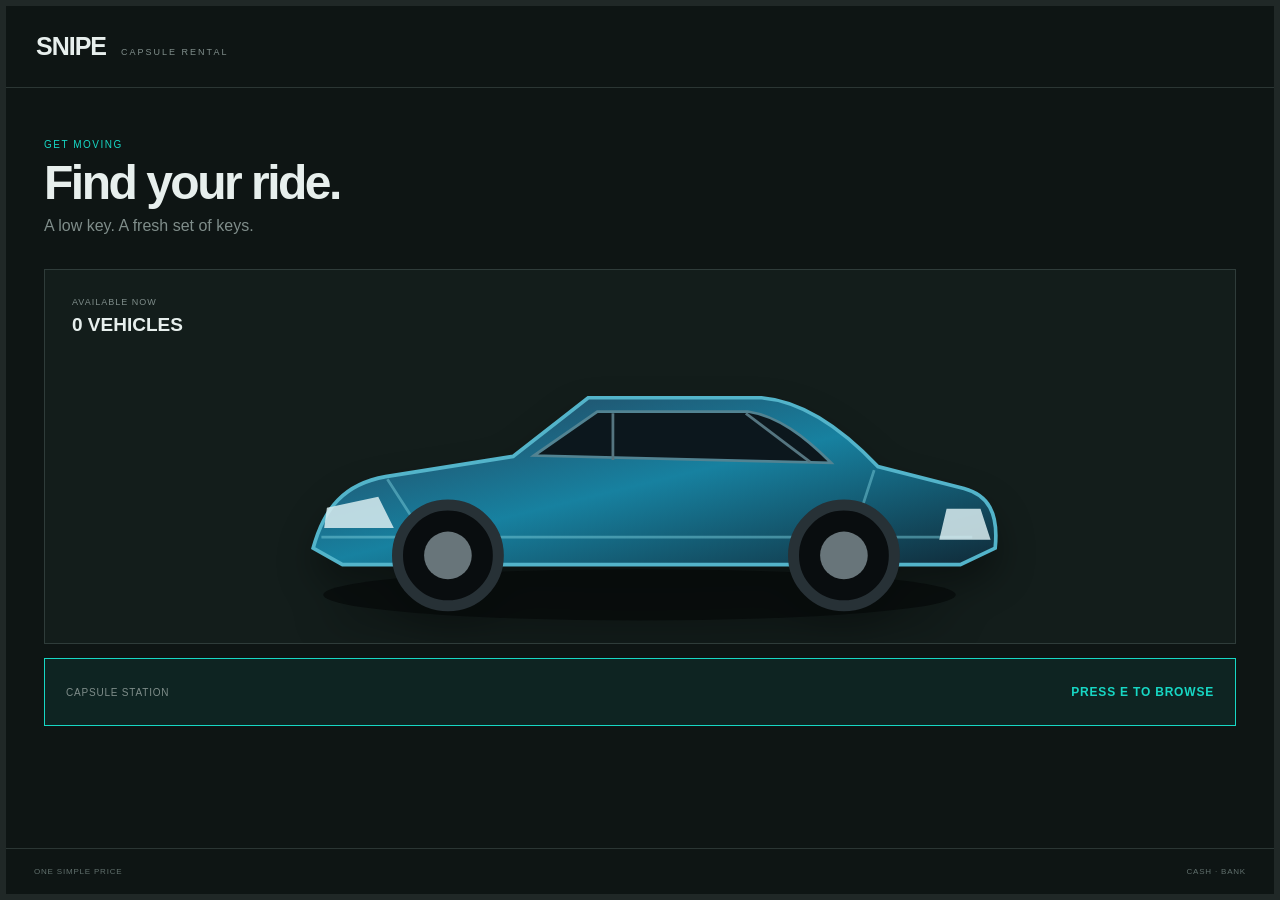
<file: ui/world_dui.html>
<!doctype html>
<html lang="en">
<head>
    <meta charset="utf-8">
    <meta name="viewport" content="width=device-width, initial-scale=1">
    <title>Capsule rental terminal</title>
    <link rel="stylesheet" href="world_dui.css?v=3">
</head>
<body>
    <main id="screen">
        <header>
            <div class="brand"><b>SNIPE</b><span>CAPSULE RENTAL</span></div>
            <button id="close" type="button" aria-label="Close rental menu" hidden>×</button>
        </header>

        <section id="summary" class="summary">
            <div class="intro"><small>GET MOVING</small><h1>Find your ride.</h1><p>A low key. A fresh set of keys.</p></div>
            <div class="hero">
                <div><small>AVAILABLE NOW</small><strong id="summary-count">0 VEHICLES</strong></div>
                <img src="assets/car-silhouette.svg" alt="Rental car">
            </div>
            <div class="station-card"><span id="summary-station">CAPSULE STATION</span><b>PRESS E TO BROWSE</b></div>
        </section>

        <section id="rental" class="rental" hidden>
            <div class="rental-title"><small id="rental-station">VEHICLE RENTAL</small><h1>Choose your ride.</h1></div>
            <article class="vehicle-card">
                <div class="vehicle-copy"><small>SELECTED VEHICLE</small><h2 id="vehicle-name">Vehicle</h2><span id="vehicle-model">MODEL</span></div>
                <img src="assets/car-silhouette.svg" alt="Selected rental vehicle">
                <div class="price"><small>PRICE</small><strong id="vehicle-price">$0</strong></div>
            </article>
            <div class="selector">
                <button id="previous" type="button" aria-label="Previous vehicle">‹</button>
                <div><b id="vehicle-position">1 / 1</b><span>AVAILABLE VEHICLES</span></div>
                <button id="next" type="button" aria-label="Next vehicle">›</button>
            </div>
            <fieldset class="paint-field">
                <legend>VEHICLE COLOR</legend>
                <div class="paint-options" role="radiogroup" aria-label="Vehicle color">
                    <button class="paint selected" data-r="235" data-g="238" data-b="240" type="button" aria-label="White" aria-pressed="true" style="--paint:#ebeef0"></button>
                    <button class="paint" data-r="24" data-g="27" data-b="29" type="button" aria-label="Black" aria-pressed="false" style="--paint:#181b1d"></button>
                    <button class="paint" data-r="126" data-g="132" data-b="136" type="button" aria-label="Silver" aria-pressed="false" style="--paint:#7e8488"></button>
                    <button class="paint" data-r="183" data-g="47" data-b="42" type="button" aria-label="Red" aria-pressed="false" style="--paint:#b72f2a"></button>
                    <button class="paint" data-r="202" data-g="105" data-b="38" type="button" aria-label="Orange" aria-pressed="false" style="--paint:#ca6926"></button>
                    <button class="paint" data-r="208" data-g="177" data-b="35" type="button" aria-label="Yellow" aria-pressed="false" style="--paint:#d0b123"></button>
                    <button class="paint" data-r="43" data-g="102" data-b="70" type="button" aria-label="Green" aria-pressed="false" style="--paint:#2b6646"></button>
                    <button class="paint" data-r="46" data-g="83" data-b="145" type="button" aria-label="Blue" aria-pressed="false" style="--paint:#2e5391"></button>
                </div>
            </fieldset>
            <fieldset>
                <legend>PAYMENT METHOD</legend>
                <div class="payments">
                    <button class="payment selected" data-payment="cash" type="button">CASH</button>
                    <button class="payment" data-payment="bank" type="button">BANK CARD</button>
                </div>
            </fieldset>
            <div class="checkout"><span>TOTAL DUE</span><strong id="total">$0</strong></div>
            <button id="rent" class="rent" type="button">RENT VEHICLE <span>→</span></button>
            <p class="hint">The capsule prepares the vehicle automatically. Stand clear of the platform.</p>
        </section>

        <div id="toast" class="toast" hidden></div>
        <footer><span>ONE SIMPLE PRICE</span><span>CASH · BANK</span></footer>
    </main>
    <script src="world_dui.js?v=3"></script>
</body>
</html>
</file>
<file: ui/world_dui.css>
:root {
    font-family: Bahnschrift, "DIN Alternate", "Segoe UI", sans-serif;
    --accent: #17d7c4;
    --surface: #131d1b;
    --line: rgba(190, 220, 214, .16);
    --text: #e7efed;
    --muted: #7f8d8a;
}

* { box-sizing: border-box; }
html, body { width: 100%; height: 100%; margin: 0; overflow: hidden; background: #0c1211; color: var(--text); }
button { font: inherit; }
[hidden] { display: none !important; }

#screen { position: relative; display: grid; grid-template-rows: 82px 1fr 46px; width: 100%; height: 100%; overflow: hidden; border: 6px solid #202827; background: #0e1514; }
header { display: flex; align-items: center; justify-content: space-between; padding: 0 30px; border-bottom: 1px solid var(--line); }
.brand { display: flex; align-items: baseline; gap: 15px; }
.brand b { font-size: 25px; letter-spacing: -1px; }
.brand span { color: var(--muted); font-size: 9px; letter-spacing: 2px; }
#close { width: 42px; height: 42px; border: 1px solid var(--line); border-radius: 4px; background: #141d1c; color: var(--muted); cursor: pointer; font-size: 26px; line-height: 1; }
#close:hover { border-color: var(--accent); color: var(--text); }

.summary { padding: 46px 38px 28px; }
.intro small, .rental-title small { color: var(--accent); font-size: 10px; letter-spacing: 1.5px; }
h1 { margin: 7px 0 0; font-size: 48px; line-height: 1; letter-spacing: -2.5px; }
.intro p { margin: 10px 0 34px; color: var(--muted); font-size: 16px; }
.hero { position: relative; height: 375px; overflow: hidden; border: 1px solid var(--line); background: var(--surface); }
.hero > div { position: absolute; top: 27px; left: 27px; z-index: 2; }
.hero small, .vehicle-card small, .price small { display: block; color: var(--muted); font-size: 9px; letter-spacing: 1px; }
.hero strong { display: block; margin-top: 7px; font-size: 19px; }
.hero img { display: block; width: 91%; height: 275px; margin: 92px auto 0; object-fit: contain; filter: drop-shadow(0 20px 18px rgba(0,0,0,.35)); }
.station-card { display: flex; justify-content: space-between; align-items: center; min-height: 68px; margin-top: 14px; padding: 0 21px; border: 1px solid var(--accent); background: rgba(23, 215, 196, .08); }
.station-card span { max-width: 58%; overflow: hidden; color: var(--muted); font-size: 10px; letter-spacing: .8px; text-overflow: ellipsis; white-space: nowrap; }
.station-card b { color: var(--accent); font-size: 12px; letter-spacing: .8px; }

.rental { min-height: 0; padding: 27px 32px 20px; }
.rental-title { margin-bottom: 20px; }
.rental-title h1 { font-size: 39px; }
.vehicle-card { position: relative; height: 300px; overflow: hidden; border: 1px solid var(--line); background: var(--surface); }
.vehicle-copy { position: absolute; top: 23px; left: 24px; z-index: 2; max-width: 68%; }
.vehicle-copy h2 { margin: 5px 0 2px; overflow: hidden; font-size: 31px; letter-spacing: -1px; text-overflow: ellipsis; white-space: nowrap; }
.vehicle-copy span { color: #71807d; font-size: 10px; letter-spacing: .8px; }
.vehicle-card img { display: block; width: 88%; height: 205px; margin: 78px auto 0; object-fit: contain; filter: drop-shadow(0 18px 14px rgba(0,0,0,.38)); }
.price { position: absolute; right: 23px; bottom: 21px; text-align: right; }
.price strong { display: block; margin-top: 3px; color: var(--accent); font-size: 28px; }
.selector { display: grid; grid-template-columns: 62px 1fr 62px; gap: 9px; height: 66px; margin: 11px 0 20px; }
.selector button { border: 1px solid var(--line); border-radius: 3px; background: var(--surface); color: var(--text); cursor: pointer; font-size: 36px; }
.selector button:hover { border-color: var(--accent); color: var(--accent); }
.selector div { display: grid; place-content: center; border: 1px solid var(--line); text-align: center; }
.selector b { font-size: 14px; }
.selector span { margin-top: 3px; color: var(--muted); font-size: 8px; letter-spacing: 1px; }
fieldset { margin: 0 0 17px; padding: 0; border: 0; }
legend { margin-bottom: 9px; color: var(--muted); font-size: 9px; letter-spacing: 1px; }
.paint-field { margin-bottom: 14px; }
.paint-options { display: grid; grid-template-columns: repeat(8, 1fr); gap: 7px; }
.paint { height: 34px; padding: 0; border: 1px solid rgba(255,255,255,.16); border-radius: 3px; background: var(--paint); cursor: pointer; }
.paint:hover { border-color: rgba(255,255,255,.65); }
.paint.selected { border-color: var(--accent); box-shadow: inset 0 0 0 2px #0e1514, inset 0 0 0 3px var(--accent); }
.payments { display: grid; grid-template-columns: 1fr 1fr; gap: 9px; }
.payment { height: 48px; border: 1px solid var(--line); border-radius: 3px; background: var(--surface); color: var(--muted); cursor: pointer; font-size: 11px; }
.payment.selected, .payment:hover { border-color: var(--accent); background: rgba(23, 215, 196, .08); color: var(--text); }
.checkout { display: flex; align-items: end; justify-content: space-between; padding-top: 16px; border-top: 1px solid var(--line); }
.checkout span { color: var(--muted); font-size: 9px; letter-spacing: 1px; }
.checkout strong { font-size: 31px; }
.rent { display: flex; align-items: center; justify-content: space-between; width: 100%; height: 58px; margin-top: 14px; padding: 0 21px; border: 0; border-radius: 3px; background: var(--accent); color: #071311; cursor: pointer; font-size: 13px; font-weight: 800; letter-spacing: .5px; }
.rent:disabled { cursor: wait; filter: saturate(.25); }
.rent span { font-size: 23px; }
.hint { margin: 10px 14px 0; color: #687572; font-size: 9px; line-height: 1.35; text-align: center; }

.toast { position: absolute; right: 25px; bottom: 62px; left: 25px; z-index: 10; padding: 15px 17px; border: 1px solid var(--line); border-left: 4px solid var(--accent); background: #111918; box-shadow: 0 10px 28px rgba(0,0,0,.45); color: var(--text); font-size: 12px; }
footer { display: flex; justify-content: space-between; align-items: center; padding: 0 28px; border-top: 1px solid var(--line); color: #61706d; font-size: 8px; letter-spacing: .8px; }

html.preview body { display: grid; place-items: center; background: #252b2a; }
html.preview #screen { width: 640px; height: 960px; transform: scale(.7); }
</file>
